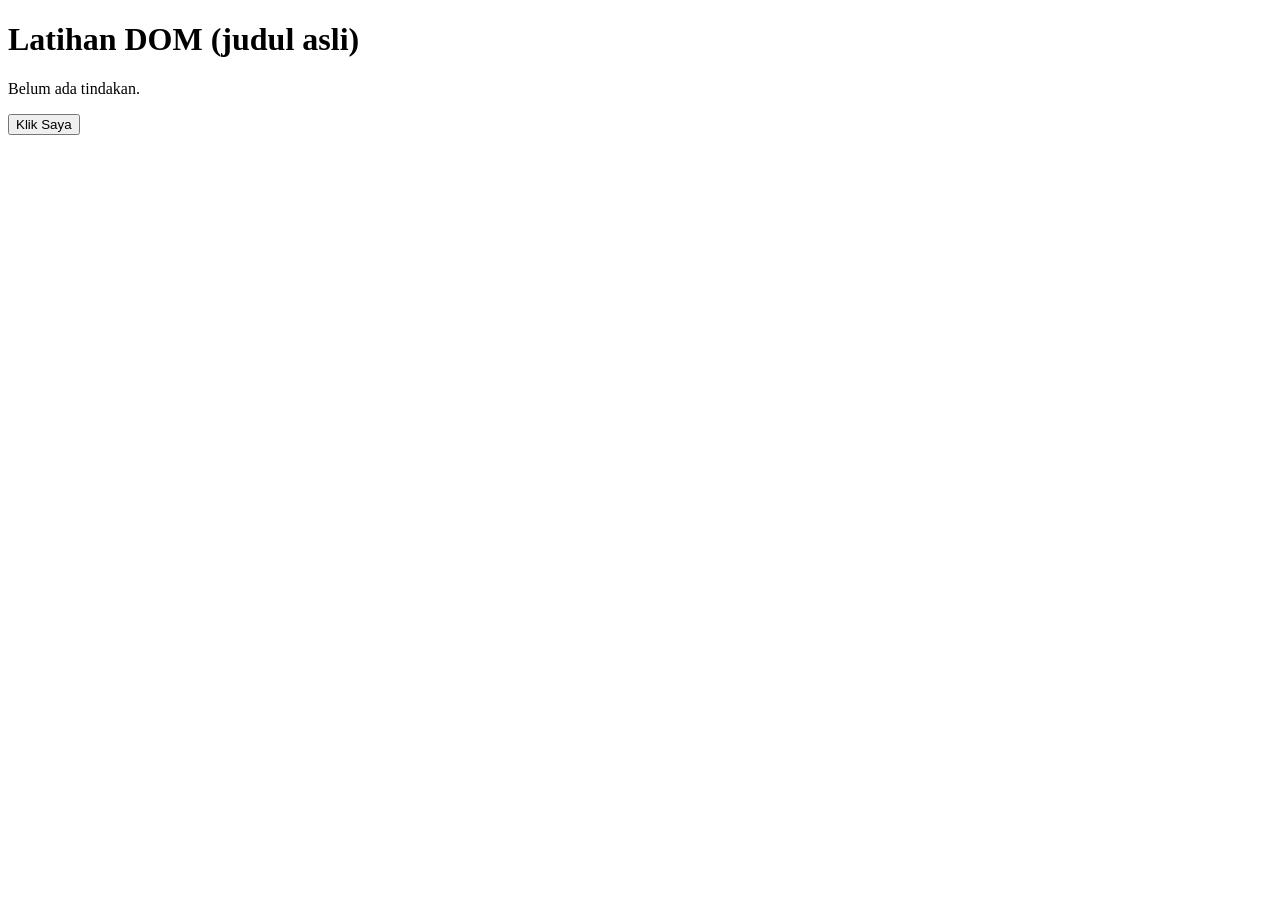
<file: Lab6Web/eksperimen_defer/index.html>
<!DOCTYPE html>
<html lang="id">
<head>
 <meta charset="UTF-8">
 <title>Eksperimen 5 — Tanpa defer</title>
 <!-- Script di head TANPA defer: dijalankan sebelum <body> selesai dibaca -->
 <script src="script.js"></script>
</head>
<body>
 <h1 id="judul">Latihan DOM (judul asli)</h1>
 <p id="pesan">Belum ada tindakan.</p>
 <button id="tombolAksi" type="button">Klik Saya</button>
</body>
</html>
</file>
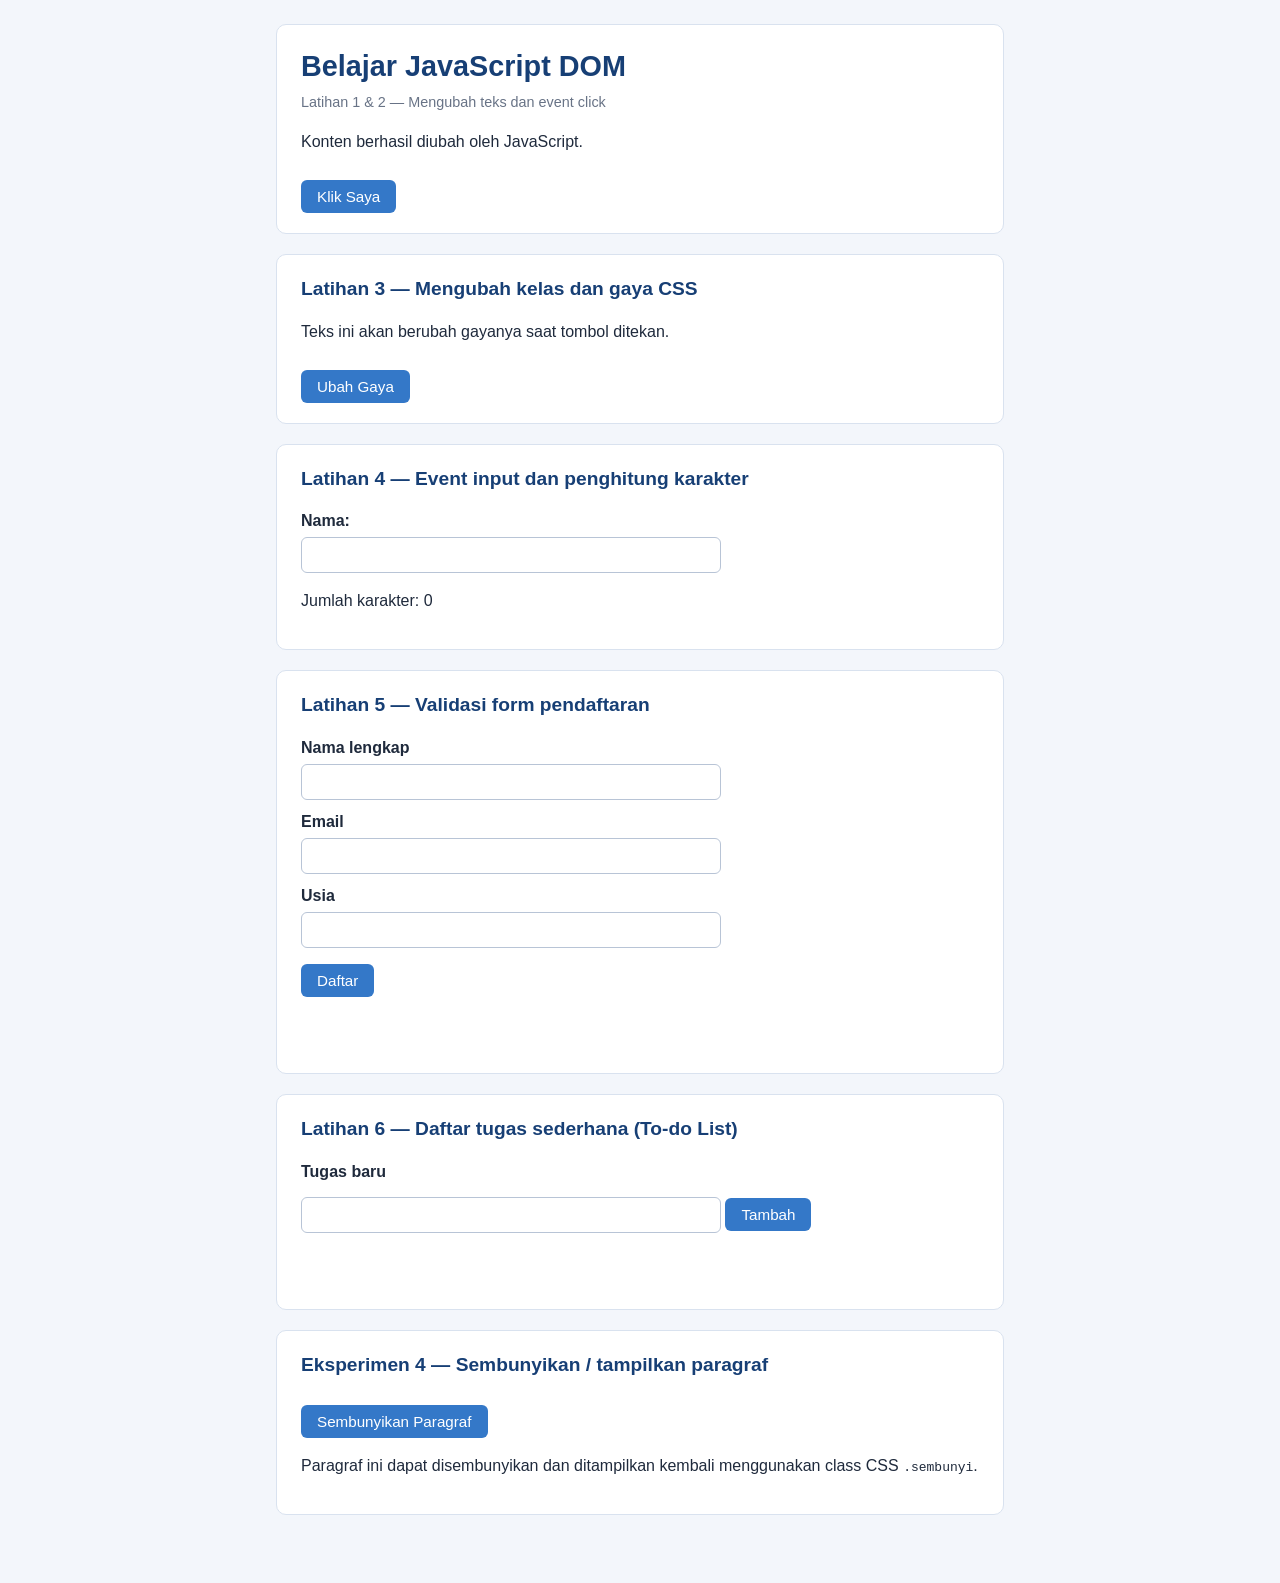
<file: Lab6Web/lab6_dom_event/index.html>
<!DOCTYPE html>
<html lang="id">
<head>
 <meta charset="UTF-8">
 <meta name="viewport" content="width=device-width, initial-scale=1.0">
 <title>Praktikum DOM dan Event</title>
 <link rel="stylesheet" href="style.css">
 <script src="script.js" defer></script>
</head>
<body>
 <main>
  <!-- Latihan 1 dan 2 -->
  <div id="area12" class="kartu">
   <h1 id="judul">Latihan DOM</h1>
   <p class="label-latihan">Latihan 1 &amp; 2 — Mengubah teks dan event click</p>
   <p id="pesan">Belum ada tindakan.</p>
   <button id="tombolAksi" type="button">Klik Saya</button>
  </div>

  <!-- Latihan 3 -->
  <section id="latihan3" class="kartu">
   <h2>Latihan 3 — Mengubah kelas dan gaya CSS</h2>
   <p id="teksGaya">Teks ini akan berubah gayanya saat tombol ditekan.</p>
   <button id="tombolGaya" type="button">Ubah Gaya</button>
  </section>

  <!-- Latihan 4 -->
  <section id="latihan4" class="kartu">
   <h2>Latihan 4 — Event input dan penghitung karakter</h2>
   <label for="namaInput">Nama:</label>
   <input type="text" id="namaInput" maxlength="40">
   <p>Jumlah karakter: <span id="jumlahKarakter">0</span></p>
  </section>

  <!-- Latihan 5 -->
  <section id="latihan5" class="kartu">
   <h2>Latihan 5 — Validasi form pendaftaran</h2>
   <form id="formPendaftaran" novalidate>
    <label for="nama">Nama lengkap</label>
    <input id="nama" name="nama" type="text">
    <label for="email">Email</label>
    <input id="email" name="email" type="email">
    <label for="usia">Usia</label>
    <input id="usia" name="usia" type="number" min="17" max="100">
    <button type="submit">Daftar</button>
   </form>
   <p id="pesanForm" aria-live="polite"></p>
  </section>

  <!-- Latihan 6 + Eksperimen 1 -->
  <section id="latihan6" class="kartu">
   <h2>Latihan 6 — Daftar tugas sederhana (To-do List)</h2>
   <label for="inputTugas">Tugas baru</label>
   <input id="inputTugas" type="text">
   <button id="tambahTugas" type="button">Tambah</button>
   <p id="pesanTugas" aria-live="polite"></p>
   <ul id="daftarTugas"></ul>
  </section>

  <!-- Eksperimen 4 -->
  <section id="eksperimen4" class="kartu">
   <h2>Eksperimen 4 — Sembunyikan / tampilkan paragraf</h2>
   <button id="tombolSembunyi" type="button">Sembunyikan Paragraf</button>
   <p id="paragrafToggle">Paragraf ini dapat disembunyikan dan ditampilkan kembali menggunakan class CSS <code>.sembunyi</code>.</p>
  </section>
 </main>
</body>
</html>
</file>
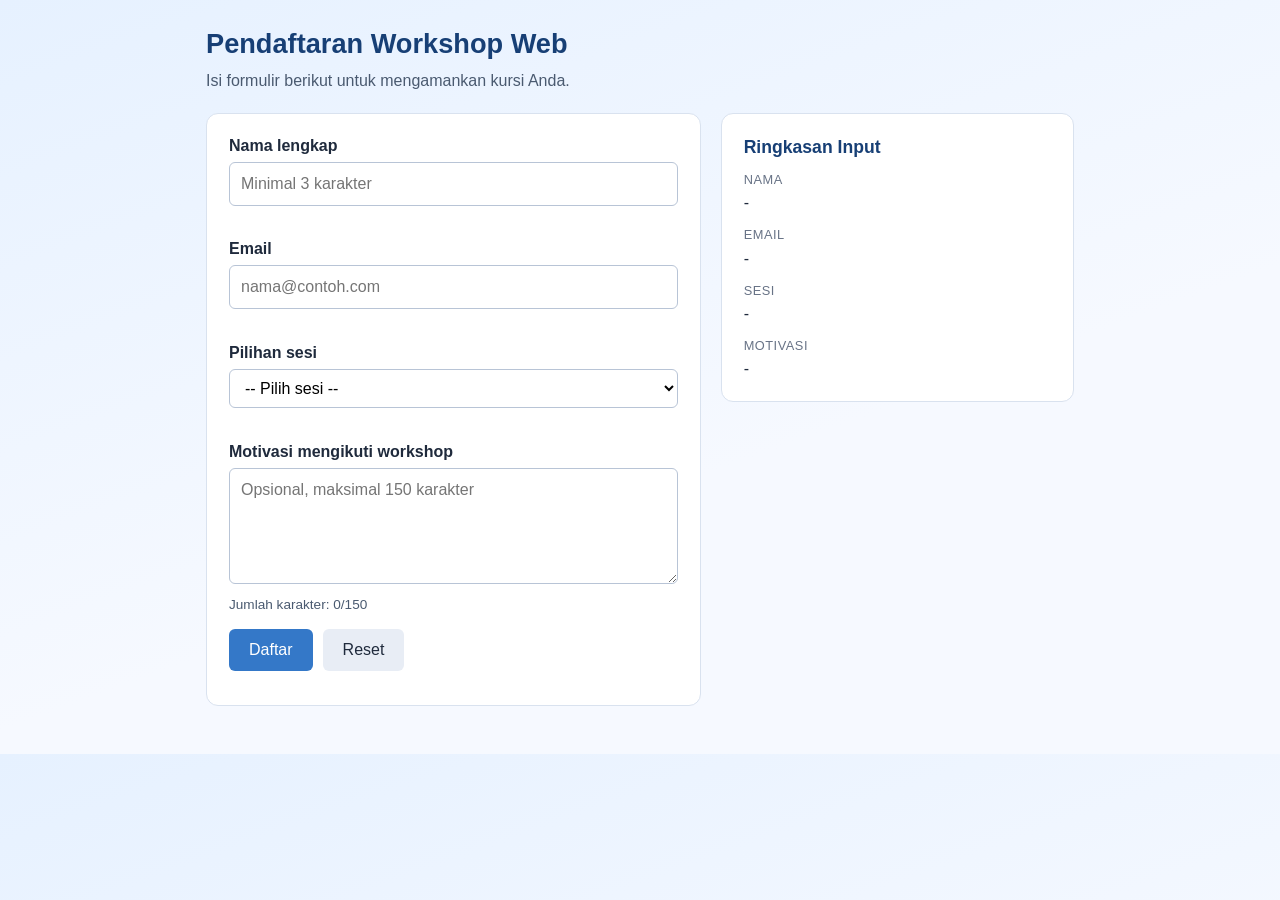
<file: Lab6Web/mini_project_workshop/index.html>
<!DOCTYPE html>
<html lang="id">
<head>
 <meta charset="UTF-8">
 <meta name="viewport" content="width=device-width, initial-scale=1.0">
 <title>Pendaftaran Workshop</title>
 <link rel="stylesheet" href="style.css">
 <script src="script.js" defer></script>
</head>
<body>
 <main class="wadah">
  <header>
   <h1>Pendaftaran Workshop Web</h1>
   <p>Isi formulir berikut untuk mengamankan kursi Anda.</p>
  </header>

  <div class="grid">
   <form id="formWorkshop" novalidate>
    <div class="field">
     <label for="nama">Nama lengkap</label>
     <input id="nama" name="nama" type="text" autocomplete="name" placeholder="Minimal 3 karakter">
     <small class="error" id="errNama" aria-live="polite"></small>
    </div>

    <div class="field">
     <label for="email">Email</label>
     <input id="email" name="email" type="email" autocomplete="email" placeholder="nama@contoh.com">
     <small class="error" id="errEmail" aria-live="polite"></small>
    </div>

    <div class="field">
     <label for="sesi">Pilihan sesi</label>
     <select id="sesi" name="sesi">
      <option value="">-- Pilih sesi --</option>
      <option value="HTML &amp; CSS Dasar">Sesi 1 — HTML &amp; CSS Dasar (09.00)</option>
      <option value="JavaScript DOM">Sesi 2 — JavaScript DOM (11.00)</option>
      <option value="Git &amp; GitHub">Sesi 3 — Git &amp; GitHub (13.00)</option>
     </select>
     <small class="info" id="infoSesi"></small>
     <small class="error" id="errSesi" aria-live="polite"></small>
    </div>

    <div class="field">
     <label for="motivasi">Motivasi mengikuti workshop</label>
     <textarea id="motivasi" name="motivasi" rows="4" maxlength="150" placeholder="Opsional, maksimal 150 karakter"></textarea>
     <small class="info">Jumlah karakter: <span id="hitungMotivasi">0</span>/150</small>
    </div>

    <div class="aksi">
     <button type="submit" class="utama">Daftar</button>
     <button type="reset" id="tombolReset" class="sekunder">Reset</button>
    </div>
    <p id="pesanUtama" class="pesan" aria-live="polite"></p>
   </form>

   <aside class="ringkasan" aria-live="polite">
    <h2>Ringkasan Input</h2>
    <dl>
     <dt>Nama</dt><dd id="rNama">-</dd>
     <dt>Email</dt><dd id="rEmail">-</dd>
     <dt>Sesi</dt><dd id="rSesi">-</dd>
     <dt>Motivasi</dt><dd id="rMotivasi">-</dd>
    </dl>
   </aside>
  </div>
 </main>
</body>
</html>
</file>
<file: Lab6Web/lab6_dom_event/style.css>
* { box-sizing: border-box; }
body {
  font-family: "Segoe UI", Arial, sans-serif;
  background: #f3f6fb;
  color: #1f2a3c;
  margin: 0;
  line-height: 1.5;
}
main { max-width: 760px; margin: 0 auto; padding: 24px 16px 48px; }
.kartu {
  background: #fff;
  border: 1px solid #d9e2ef;
  border-radius: 10px;
  padding: 20px 24px;
  margin-bottom: 20px;
}
h1 { color: #173f75; margin: 0 0 4px; font-size: 1.8rem; }
h2 { color: #173f75; font-size: 1.2rem; margin-top: 0; }
.label-latihan { color: #687386; font-size: .9rem; margin: 0 0 12px; }
label { display: block; font-weight: 600; margin: 10px 0 4px; }
input[type="text"], input[type="email"], input[type="number"] {
  width: 100%; max-width: 420px; padding: 8px 10px;
  border: 1px solid #b8c4d6; border-radius: 6px; font-size: 1rem;
}
button {
  background: #3478c8; color: #fff; border: 0; border-radius: 6px;
  padding: 8px 16px; font-size: .95rem; cursor: pointer; margin-top: 10px;
}
button:hover { background: #173f75; }

/* Latihan 3 */
.highlight {
  color: #173f75;
  background-color: #e6f1ff;
  border-left: 4px solid #3478c8;
  padding: 12px;
}
.teks-besar { font-size: 1.4rem; }

/* Latihan 5 */
#pesanForm, #pesanTugas { min-height: 1.5em; font-weight: 600; }
.pesan-error { color: #b3261e; }
.pesan-sukses { color: #1e7a3c; }

/* Latihan 6 */
.selesai span { text-decoration: line-through; color: #687386; }
li { margin-bottom: 8px; }
.tombol-hapus { background: #c0392b; margin-left: 6px; }
.tombol-hapus:hover { background: #8e2a20; }

/* Eksperimen 4 */
.sembunyi { display: none; }

#formPendaftaran button[type="submit"] { display: block; margin-top: 16px; }
</file>
<file: Lab6Web/mini_project_workshop/style.css>
* { box-sizing: border-box; }
body {
  margin: 0;
  font-family: "Segoe UI", Arial, sans-serif;
  background: linear-gradient(160deg, #e6f1ff 0%, #f6f9ff 60%);
  color: #1f2a3c;
  line-height: 1.5;
}
.wadah { max-width: 900px; margin: 0 auto; padding: 24px 16px 48px; }
header h1 { color: #173f75; margin: 0 0 4px; font-size: 1.7rem; }
header p { margin: 0 0 20px; color: #4a5a70; }

.grid { display: grid; grid-template-columns: 1.4fr 1fr; gap: 20px; align-items: start; }
form, .ringkasan {
  background: #fff; border: 1px solid #d9e2ef; border-radius: 12px; padding: 20px 22px;
}
.field { margin-bottom: 14px; }
label { display: block; font-weight: 600; margin-bottom: 4px; }
input, select, textarea {
  width: 100%; padding: 9px 11px; font: inherit;
  border: 1px solid #b8c4d6; border-radius: 6px; background: #fff;
}
input:focus, select:focus, textarea:focus {
  outline: 2px solid #3478c8; outline-offset: 1px;
}
.is-invalid { border-color: #b3261e; background: #fff6f5; }
.is-valid { border-color: #1e7a3c; }
small { display: block; margin-top: 4px; font-size: .85rem; }
.error { color: #b3261e; min-height: 1em; }
.info { color: #4a5a70; }

.aksi { display: flex; gap: 10px; margin-top: 6px; }
button { font: inherit; padding: 9px 20px; border-radius: 6px; border: 0; cursor: pointer; }
.utama { background: #3478c8; color: #fff; }
.utama:hover { background: #173f75; }
.sekunder { background: #e8edf5; color: #1f2a3c; }
.sekunder:hover { background: #d4dce9; }

.pesan { margin: 14px 0 0; padding: 0; font-weight: 600; }
.pesan.sukses { color: #1e7a3c; background: #e8f6ec; border-left: 4px solid #1e7a3c; padding: 10px 12px; }
.pesan.gagal  { color: #b3261e; background: #fdecea; border-left: 4px solid #b3261e; padding: 10px 12px; }

.ringkasan h2 { margin: 0 0 10px; font-size: 1.1rem; color: #173f75; }
dl { margin: 0; }
dt { font-size: .8rem; text-transform: uppercase; letter-spacing: .04em; color: #687386; margin-top: 10px; }
dd { margin: 2px 0 0; word-break: break-word; }

@media (max-width: 700px) {
  .grid { grid-template-columns: 1fr; }
  header h1 { font-size: 1.4rem; }
  .aksi { flex-direction: column; }
  button { width: 100%; }
}
</file>
